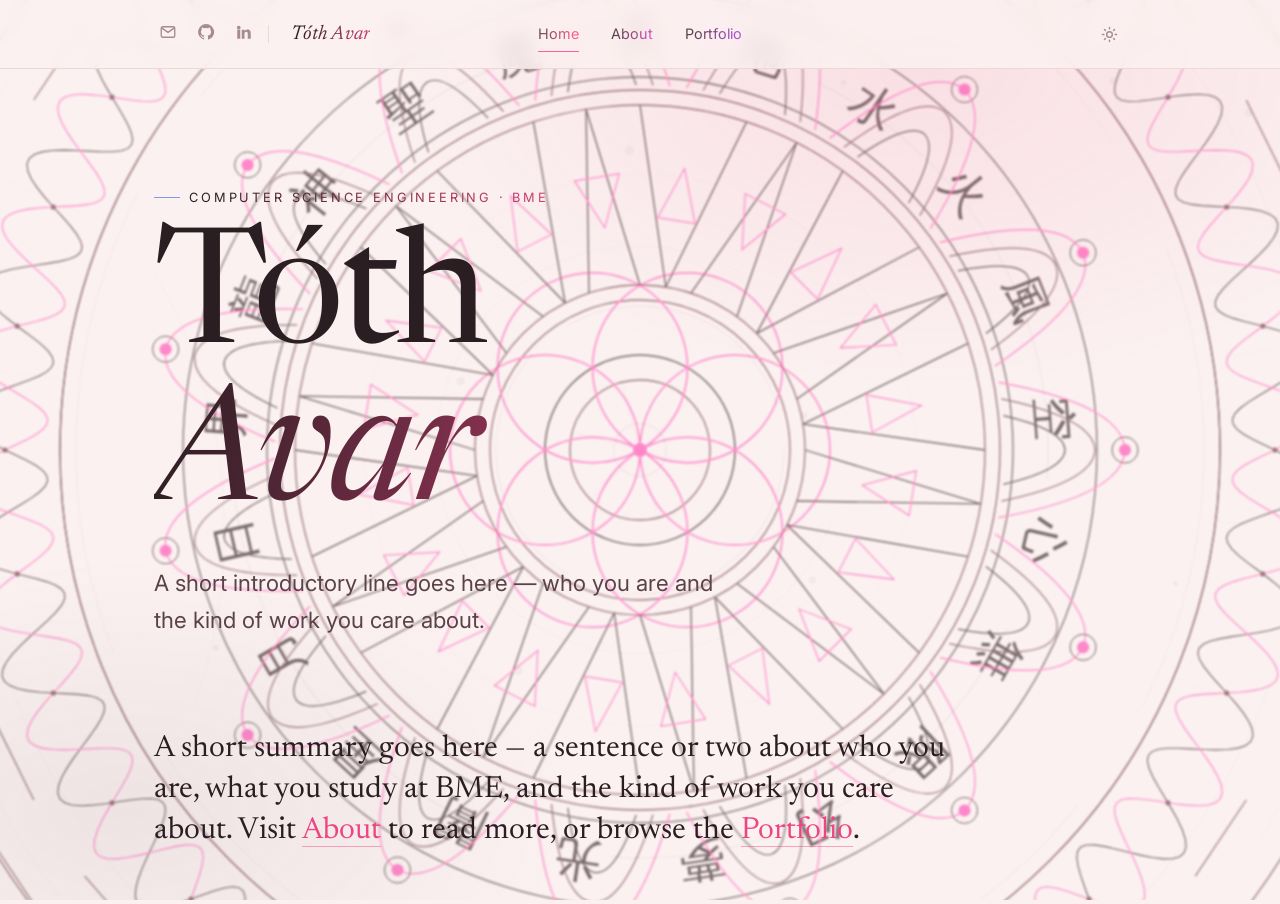
<file: index.html>
<!DOCTYPE html>
<html lang="en">

<head>
  <meta charset="UTF-8" />
  <meta name="viewport" content="width=device-width, initial-scale=1.0" />
  <meta name="description"
    content="Tóth Avar — Computer Science Engineering student at BME. Portfolio, projects, and contact." />
  <title>Tóth Avar — Computer Science Engineering</title>

  <!-- Set the theme before first paint to avoid a flash of the wrong
       mode. Uses the saved choice, else the OS preference. -->
  <script>
    (function () {
      try {
        var saved = localStorage.getItem("theme");
        var dark = saved
          ? saved === "dark"
          : window.matchMedia("(prefers-color-scheme: dark)").matches;
        document.documentElement.setAttribute(
          "data-theme",
          dark ? "dark" : "light"
        );
      } catch (e) {
        document.documentElement.setAttribute("data-theme", "light");
      }
    })();
  </script>

  <!-- Fonts: Newsreader (italic serif display) + Inter (geometric sans body) -->
  <link rel="preconnect" href="https://fonts.googleapis.com" />
  <link rel="preconnect" href="https://fonts.gstatic.com" crossorigin />
  <link
    href="https://fonts.googleapis.com/css2?family=Inter:wght@400;500;600&family=Newsreader:ital,opsz,wght@1,6..72,400;1,6..72,500;0,6..72,400&display=swap"
    rel="stylesheet" />

  <link rel="stylesheet" href="css/styles.css" />
</head>

<body>
  <!-- Skip link for accessibility -->
  <a class="skip-link" href="#main">Skip to content</a>

  <!-- Ambient palette-matched mandala background, fills the viewport.
       The primary mandala is split into four concentric ring layers that
       rotate at different speeds (inner fast -> outer slow) for a
       differential-rotation effect. Plus a fainter abstract accent
       mandala and a warm gradient wash (::after). -->
  <div class="bg-field" aria-hidden="true">
    <div class="mandala">
      <div class="ring ring-1"></div>
      <div class="ring ring-2"></div>
      <div class="ring ring-glyphs"></div>
      <div class="ring ring-3"></div>
      <div class="ring ring-4"></div>
    </div>
    <div class="bg-accent"></div>
  </div>

  <!-- ===== Header / Nav ===== -->
  <header class="site-header" id="top">
    <div class="wrap header-inner">
      <div class="header-left">
        <!-- Quick contact links, kept to the left of the name. -->
        <ul class="header-contact" aria-label="Contact">
          <li>
            <!-- The envelope icon copies the address on click (clearer than
                 a separate copy icon). title/aria-label explain what it does. -->
            <button type="button" class="copy-email" data-email="toth.avar@gmail.com" aria-label="Copy email address"
              title="Copy email address">
              <svg viewBox="0 0 24 24" width="18" height="18" fill="none" stroke="currentColor" stroke-width="1.8"
                stroke-linecap="round" stroke-linejoin="round" aria-hidden="true">
                <rect x="3" y="5" width="18" height="14" rx="2" />
                <path d="M3.5 6.5l8.5 6 8.5-6" />
              </svg>
            </button>
          </li>
          <li>
            <a href="https://github.com/Avarasd" target="_blank" rel="noopener" aria-label="GitHub" title="GitHub">
              <svg viewBox="0 0 24 24" width="18" height="18" fill="currentColor" aria-hidden="true">
                <path
                  d="M12 1.5a10.5 10.5 0 0 0-3.32 20.47c.52.1.71-.23.71-.5v-1.76c-2.9.63-3.52-1.4-3.52-1.4-.47-1.2-1.16-1.52-1.16-1.52-.95-.65.07-.64.07-.64 1.05.08 1.6 1.08 1.6 1.08.94 1.6 2.46 1.14 3.06.87.1-.68.37-1.14.67-1.4-2.32-.26-4.76-1.16-4.76-5.16 0-1.14.4-2.07 1.08-2.8-.11-.26-.47-1.33.1-2.76 0 0 .88-.28 2.88 1.07a10 10 0 0 1 5.24 0c2-1.35 2.88-1.07 2.88-1.07.57 1.43.21 2.5.1 2.76.67.73 1.07 1.66 1.07 2.8 0 4.01-2.44 4.89-4.77 5.15.38.33.72.97.72 1.96v2.9c0 .28.19.61.72.5A10.5 10.5 0 0 0 12 1.5z" />
              </svg>
            </a>
          </li>
          <li>
            <a href="https://www.linkedin.com/in/avar-t%C3%B3th-58aa3b3b3/" target="_blank" rel="noopener"
              aria-label="LinkedIn" title="LinkedIn">
              <svg viewBox="0 0 24 24" width="18" height="18" fill="currentColor" aria-hidden="true">
                <path
                  d="M4.98 3.5a2.5 2.5 0 1 1 0 5 2.5 2.5 0 0 1 0-5zM3 9h4v12H3zM9 9h3.8v1.64h.05c.53-1 1.83-2.06 3.76-2.06C20.4 8.58 21 10.9 21 14.1V21h-4v-6.1c0-1.46-.03-3.34-2.03-3.34-2.03 0-2.34 1.59-2.34 3.23V21H9z" />
              </svg>
            </a>
          </li>
        </ul>
        <!-- Palette-matched confirmation shown briefly after copying the
             email. role=status so it's announced to screen readers. -->
        <span class="copy-toast" id="copy-toast" role="status" aria-live="polite"></span>
        <a class="brand gradient-text" href="index.html">
          Tóth Avar
        </a>
      </div>
      <nav class="nav" aria-label="Primary">
        <a href="index.html" aria-current="page">Home</a>
        <a href="about.html">About</a>
        <a href="portfolio.html">Portfolio</a>
      </nav>

      <!-- Theme toggle: compact single-icon button (sun in light mode,
           moon in dark mode) -->
      <button type="button" id="theme-toggle" class="theme-toggle" role="switch" aria-checked="false"
        aria-label="Toggle dark mode" title="Toggle dark mode">
        <span class="theme-toggle-track">
          <span class="theme-toggle-icon theme-toggle-sun" aria-hidden="true">
            <svg viewBox="0 0 24 24" width="17" height="17" fill="none" stroke="currentColor" stroke-width="2"
              stroke-linecap="round">
              <circle cx="12" cy="12" r="4" />
              <path d="M12 2v2M12 20v2M4.9 4.9l1.4 1.4M17.7 17.7l1.4 1.4
                       M2 12h2M20 12h2M4.9 19.1l1.4-1.4M17.7 6.3l1.4-1.4" />
            </svg>
          </span>
          <span class="theme-toggle-icon theme-toggle-moon" aria-hidden="true">
            <svg viewBox="0 0 24 24" width="16" height="16" fill="none" stroke="currentColor" stroke-width="2"
              stroke-linecap="round" stroke-linejoin="round">
              <path d="M21 12.8A9 9 0 1 1 11.2 3a7 7 0 0 0 9.8 9.8z" />
            </svg>
          </span>
        </span>
      </button>

      <!-- Mobile menu button: only shown on narrow screens (CSS), where
           the centered desktop nav is hidden. Toggles the slide-down
           panel below the header. -->
      <button type="button" id="nav-toggle" class="nav-toggle" aria-expanded="false" aria-controls="mobile-menu"
        aria-label="Open menu" title="Menu">
        <span class="nav-toggle-bars" aria-hidden="true">
          <span></span>
          <span></span>
          <span></span>
        </span>
      </button>
    </div>

    <!-- Mobile navigation panel: the page links as large tappable rows,
         plus the quick-contact links. Hidden on desktop; shown when the
         hamburger is toggled on narrow screens. -->
    <div class="mobile-menu" id="mobile-menu" hidden>
      <nav class="mobile-nav" aria-label="Mobile primary">
        <a href="index.html" aria-current="page">Home</a>
        <a href="about.html">About</a>
        <a href="portfolio.html">Portfolio</a>
      </nav>
      <ul class="mobile-contact" aria-label="Contact">
        <li>
          <button type="button" class="copy-email mobile-contact-link" data-email="toth.avar@gmail.com"
            aria-label="Copy email address" title="Copy email address">
            <svg viewBox="0 0 24 24" width="18" height="18" fill="none" stroke="currentColor" stroke-width="1.8"
              stroke-linecap="round" stroke-linejoin="round" aria-hidden="true">
              <rect x="3" y="5" width="18" height="14" rx="2" />
              <path d="M3.5 6.5l8.5 6 8.5-6" />
            </svg>
            <span>Copy email</span>
          </button>
        </li>
        <li>
          <a class="mobile-contact-link" href="https://github.com/Avarasd" target="_blank" rel="noopener"
            aria-label="GitHub">
            <svg viewBox="0 0 24 24" width="18" height="18" fill="currentColor" aria-hidden="true">
              <path
                d="M12 1.5a10.5 10.5 0 0 0-3.32 20.47c.52.1.71-.23.71-.5v-1.76c-2.9.63-3.52-1.4-3.52-1.4-.47-1.2-1.16-1.52-1.16-1.52-.95-.65.07-.64.07-.64 1.05.08 1.6 1.08 1.6 1.08.94 1.6 2.46 1.14 3.06.87.1-.68.37-1.14.67-1.4-2.32-.26-4.76-1.16-4.76-5.16 0-1.14.4-2.07 1.08-2.8-.11-.26-.47-1.33.1-2.76 0 0 .88-.28 2.88 1.07a10 10 0 0 1 5.24 0c2-1.35 2.88-1.07 2.88-1.07.57 1.43.21 2.5.1 2.76.67.73 1.07 1.66 1.07 2.8 0 4.01-2.44 4.89-4.77 5.15.38.33.72.97.72 1.96v2.9c0 .28.19.61.72.5A10.5 10.5 0 0 0 12 1.5z" />
            </svg>
            <span>GitHub</span>
          </a>
        </li>
        <li>
          <a class="mobile-contact-link" href="https://www.linkedin.com/in/avar-t%C3%B3th-58aa3b3b3/" target="_blank"
            rel="noopener" aria-label="LinkedIn">
            <svg viewBox="0 0 24 24" width="18" height="18" fill="currentColor" aria-hidden="true">
              <path
                d="M4.98 3.5a2.5 2.5 0 1 1 0 5 2.5 2.5 0 0 1 0-5zM3 9h4v12H3zM9 9h3.8v1.64h.05c.53-1 1.83-2.06 3.76-2.06C20.4 8.58 21 10.9 21 14.1V21h-4v-6.1c0-1.46-.03-3.34-2.03-3.34-2.03 0-2.34 1.59-2.34 3.23V21H9z" />
            </svg>
            <span>LinkedIn</span>
          </a>
        </li>
      </ul>
    </div>
  </header>

  <main id="main">
    <!-- ===== Hero ===== -->
    <section class="hero wrap" aria-labelledby="hero-title">
      <p class="eyebrow reveal gradient-text">Computer Science Engineering · BME</p>
      <h1 class="hero-title reveal" id="hero-title">
        <span class="line">Tóth</span>
        <span class="line italic">Avar</span>
      </h1>
      <p class="hero-lead reveal">
        <!-- PLACEHOLDER: one or two lines introducing yourself and what
             you build. Keep it short and specific. -->
        A short introductory line goes here — who you are and the kind of
        work you care about.
      </p>
    </section>

    <!-- ===== Home summary (flows straight on from the hero — no
         redundant "Hello" card header) ===== -->
    <section class="home-intro wrap" aria-label="Summary">
      <div class="home-grid">
        <p class="home-summary reveal">
          <!-- PLACEHOLDER: a short summary — a couple of sentences on who
               you are and what you're working on. -->
          A short summary goes here — a sentence or two about who you are,
          what you study at BME, and the kind of work you care about. Visit
          <a href="about.html">About</a> to read more, or browse the
          <a href="portfolio.html">Portfolio</a>.
        </p>
      </div>
    </section>
  </main>

  <script src="js/main.js"></script>
</body>

</html>
</file>
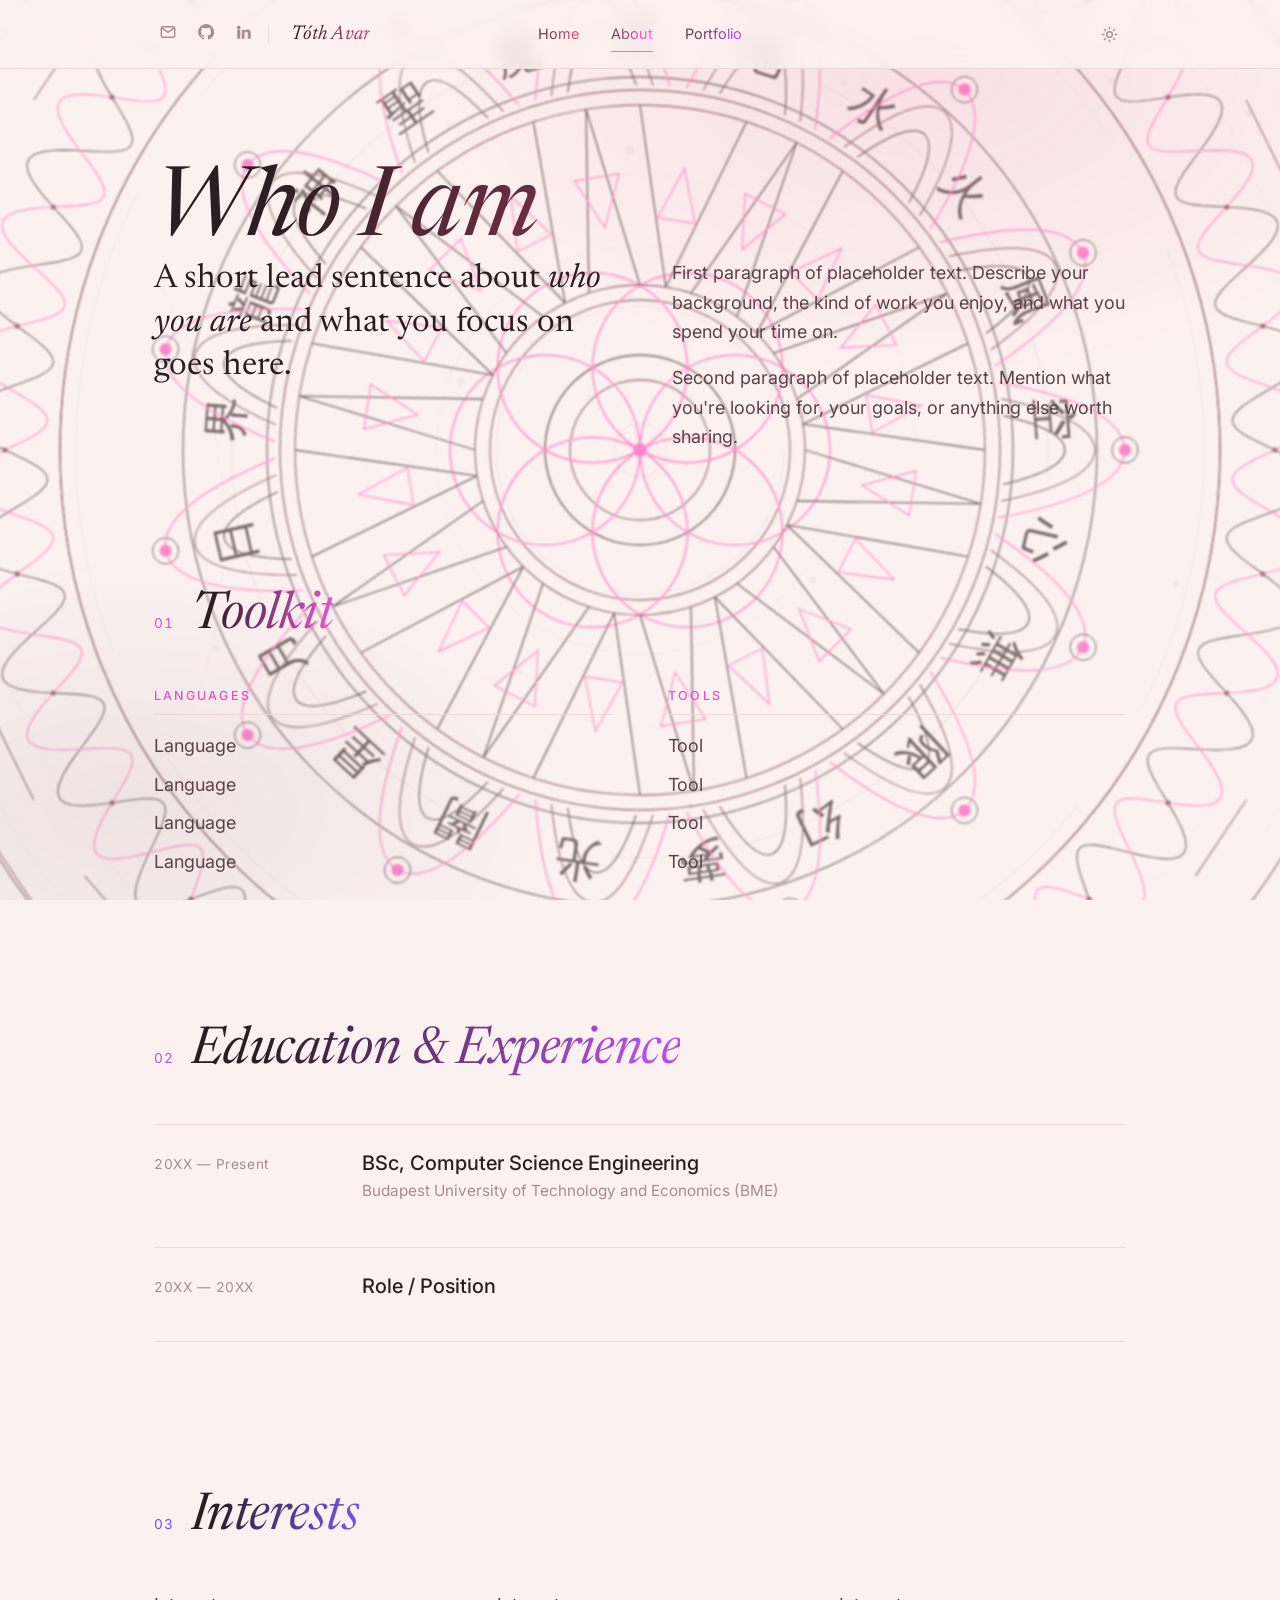
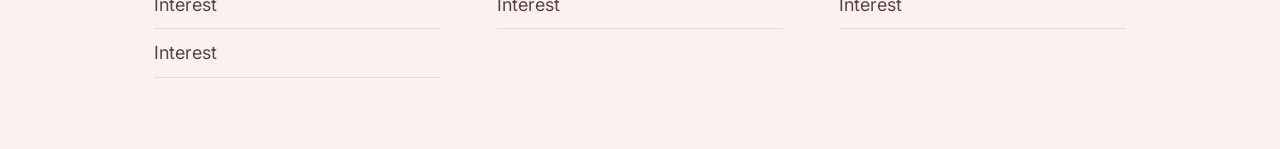
<file: about.html>
<!DOCTYPE html>
<html lang="en">

<head>
  <meta charset="UTF-8" />
  <meta name="viewport" content="width=device-width, initial-scale=1.0" />
  <meta name="description"
    content="About Tóth Avar — Computer Science Engineering student at BME. Background and toolkit." />
  <title>About — Tóth Avar</title>

  <!-- Set the theme before first paint to avoid a flash of the wrong
       mode. Uses the saved choice, else the OS preference. -->
  <script>
    (function () {
      try {
        var saved = localStorage.getItem("theme");
        var dark = saved
          ? saved === "dark"
          : window.matchMedia("(prefers-color-scheme: dark)").matches;
        document.documentElement.setAttribute(
          "data-theme",
          dark ? "dark" : "light"
        );
      } catch (e) {
        document.documentElement.setAttribute("data-theme", "light");
      }
    })();
  </script>

  <!-- Fonts: Newsreader (italic serif display) + Inter (geometric sans body) -->
  <link rel="preconnect" href="https://fonts.googleapis.com" />
  <link rel="preconnect" href="https://fonts.gstatic.com" crossorigin />
  <link
    href="https://fonts.googleapis.com/css2?family=Inter:wght@400;500;600&family=Newsreader:ital,opsz,wght@1,6..72,400;1,6..72,500;0,6..72,400&display=swap"
    rel="stylesheet" />

  <link rel="stylesheet" href="css/styles.css" />
</head>

<body>
  <!-- Skip link for accessibility -->
  <a class="skip-link" href="#main">Skip to content</a>

  <!-- Ambient palette-matched mandala background, fills the viewport. -->
  <div class="bg-field" aria-hidden="true">
    <div class="mandala">
      <div class="ring ring-1"></div>
      <div class="ring ring-2"></div>
      <div class="ring ring-glyphs"></div>
      <div class="ring ring-3"></div>
      <div class="ring ring-4"></div>
    </div>
    <div class="bg-accent"></div>
  </div>

  <!-- ===== Header / Nav ===== -->
  <header class="site-header" id="top">
    <div class="wrap header-inner">
      <div class="header-left">
        <!-- Quick contact links, kept to the left of the name. -->
        <ul class="header-contact" aria-label="Contact">
          <li>
            <!-- The envelope icon copies the address on click (clearer than
                 a separate copy icon). title/aria-label explain what it does. -->
            <button type="button" class="copy-email" data-email="toth.avar@gmail.com" aria-label="Copy email address"
              title="Copy email address">
              <svg viewBox="0 0 24 24" width="18" height="18" fill="none" stroke="currentColor" stroke-width="1.8"
                stroke-linecap="round" stroke-linejoin="round" aria-hidden="true">
                <rect x="3" y="5" width="18" height="14" rx="2" />
                <path d="M3.5 6.5l8.5 6 8.5-6" />
              </svg>
            </button>
          </li>
          <li>
            <a href="https://github.com/Avarasd" target="_blank" rel="noopener" aria-label="GitHub" title="GitHub">
              <svg viewBox="0 0 24 24" width="18" height="18" fill="currentColor" aria-hidden="true">
                <path
                  d="M12 1.5a10.5 10.5 0 0 0-3.32 20.47c.52.1.71-.23.71-.5v-1.76c-2.9.63-3.52-1.4-3.52-1.4-.47-1.2-1.16-1.52-1.16-1.52-.95-.65.07-.64.07-.64 1.05.08 1.6 1.08 1.6 1.08.94 1.6 2.46 1.14 3.06.87.1-.68.37-1.14.67-1.4-2.32-.26-4.76-1.16-4.76-5.16 0-1.14.4-2.07 1.08-2.8-.11-.26-.47-1.33.1-2.76 0 0 .88-.28 2.88 1.07a10 10 0 0 1 5.24 0c2-1.35 2.88-1.07 2.88-1.07.57 1.43.21 2.5.1 2.76.67.73 1.07 1.66 1.07 2.8 0 4.01-2.44 4.89-4.77 5.15.38.33.72.97.72 1.96v2.9c0 .28.19.61.72.5A10.5 10.5 0 0 0 12 1.5z" />
              </svg>
            </a>
          </li>
          <li>
            <a href="https://www.linkedin.com/in/avar-t%C3%B3th-58aa3b3b3/" target="_blank" rel="noopener"
              aria-label="LinkedIn" title="LinkedIn">
              <svg viewBox="0 0 24 24" width="18" height="18" fill="currentColor" aria-hidden="true">
                <path
                  d="M4.98 3.5a2.5 2.5 0 1 1 0 5 2.5 2.5 0 0 1 0-5zM3 9h4v12H3zM9 9h3.8v1.64h.05c.53-1 1.83-2.06 3.76-2.06C20.4 8.58 21 10.9 21 14.1V21h-4v-6.1c0-1.46-.03-3.34-2.03-3.34-2.03 0-2.34 1.59-2.34 3.23V21H9z" />
              </svg>
            </a>
          </li>
        </ul>
        <!-- Palette-matched confirmation shown briefly after copying the
             email. role=status so it's announced to screen readers. -->
        <span class="copy-toast" id="copy-toast" role="status" aria-live="polite"></span>
        <a class="brand gradient-text" href="index.html">
          Tóth Avar
        </a>
      </div>
      <nav class="nav" aria-label="Primary">
        <a href="index.html">Home</a>
        <a href="about.html" aria-current="page">About</a>
        <a href="portfolio.html">Portfolio</a>
      </nav>

      <!-- Theme toggle: compact single-icon button (sun in light mode,
           moon in dark mode) -->
      <button type="button" id="theme-toggle" class="theme-toggle" role="switch" aria-checked="false"
        aria-label="Toggle dark mode" title="Toggle dark mode">
        <span class="theme-toggle-track">
          <span class="theme-toggle-icon theme-toggle-sun" aria-hidden="true">
            <svg viewBox="0 0 24 24" width="17" height="17" fill="none" stroke="currentColor" stroke-width="2"
              stroke-linecap="round">
              <circle cx="12" cy="12" r="4" />
              <path d="M12 2v2M12 20v2M4.9 4.9l1.4 1.4M17.7 17.7l1.4 1.4
                       M2 12h2M20 12h2M4.9 19.1l1.4-1.4M17.7 6.3l1.4-1.4" />
            </svg>
          </span>
          <span class="theme-toggle-icon theme-toggle-moon" aria-hidden="true">
            <svg viewBox="0 0 24 24" width="16" height="16" fill="none" stroke="currentColor" stroke-width="2"
              stroke-linecap="round" stroke-linejoin="round">
              <path d="M21 12.8A9 9 0 1 1 11.2 3a7 7 0 0 0 9.8 9.8z" />
            </svg>
          </span>
        </span>
      </button>

      <!-- Mobile menu button: only shown on narrow screens (CSS), where
           the centered desktop nav is hidden. Toggles the slide-down
           panel below the header. -->
      <button type="button" id="nav-toggle" class="nav-toggle" aria-expanded="false" aria-controls="mobile-menu"
        aria-label="Open menu" title="Menu">
        <span class="nav-toggle-bars" aria-hidden="true">
          <span></span>
          <span></span>
          <span></span>
        </span>
      </button>
    </div>

    <!-- Mobile navigation panel: the page links as large tappable rows,
         plus the quick-contact links. Hidden on desktop; shown when the
         hamburger is toggled on narrow screens. -->
    <div class="mobile-menu" id="mobile-menu" hidden>
      <nav class="mobile-nav" aria-label="Mobile primary">
        <a href="index.html">Home</a>
        <a href="about.html" aria-current="page">About</a>
        <a href="portfolio.html">Portfolio</a>
      </nav>
      <ul class="mobile-contact" aria-label="Contact">
        <li>
          <button type="button" class="copy-email mobile-contact-link" data-email="toth.avar@gmail.com"
            aria-label="Copy email address" title="Copy email address">
            <svg viewBox="0 0 24 24" width="18" height="18" fill="none" stroke="currentColor" stroke-width="1.8"
              stroke-linecap="round" stroke-linejoin="round" aria-hidden="true">
              <rect x="3" y="5" width="18" height="14" rx="2" />
              <path d="M3.5 6.5l8.5 6 8.5-6" />
            </svg>
            <span>Copy email</span>
          </button>
        </li>
        <li>
          <a class="mobile-contact-link" href="https://github.com/Avarasd" target="_blank" rel="noopener"
            aria-label="GitHub">
            <svg viewBox="0 0 24 24" width="18" height="18" fill="currentColor" aria-hidden="true">
              <path
                d="M12 1.5a10.5 10.5 0 0 0-3.32 20.47c.52.1.71-.23.71-.5v-1.76c-2.9.63-3.52-1.4-3.52-1.4-.47-1.2-1.16-1.52-1.16-1.52-.95-.65.07-.64.07-.64 1.05.08 1.6 1.08 1.6 1.08.94 1.6 2.46 1.14 3.06.87.1-.68.37-1.14.67-1.4-2.32-.26-4.76-1.16-4.76-5.16 0-1.14.4-2.07 1.08-2.8-.11-.26-.47-1.33.1-2.76 0 0 .88-.28 2.88 1.07a10 10 0 0 1 5.24 0c2-1.35 2.88-1.07 2.88-1.07.57 1.43.21 2.5.1 2.76.67.73 1.07 1.66 1.07 2.8 0 4.01-2.44 4.89-4.77 5.15.38.33.72.97.72 1.96v2.9c0 .28.19.61.72.5A10.5 10.5 0 0 0 12 1.5z" />
            </svg>
            <span>GitHub</span>
          </a>
        </li>
        <li>
          <a class="mobile-contact-link" href="https://www.linkedin.com/in/avar-t%C3%B3th-58aa3b3b3/" target="_blank"
            rel="noopener" aria-label="LinkedIn">
            <svg viewBox="0 0 24 24" width="18" height="18" fill="currentColor" aria-hidden="true">
              <path
                d="M4.98 3.5a2.5 2.5 0 1 1 0 5 2.5 2.5 0 0 1 0-5zM3 9h4v12H3zM9 9h3.8v1.64h.05c.53-1 1.83-2.06 3.76-2.06C20.4 8.58 21 10.9 21 14.1V21h-4v-6.1c0-1.46-.03-3.34-2.03-3.34-2.03 0-2.34 1.59-2.34 3.23V21H9z" />
            </svg>
            <span>LinkedIn</span>
          </a>
        </li>
      </ul>
    </div>
  </header>

  <main id="main">
    <!-- ===== About (page intro doubles as the first section — one
         heading, no redundant eyebrow / inner card header) ===== -->
    <section class="page-head wrap" id="about" aria-labelledby="page-title">
      <h1 class="page-title gradient-text reveal italic" id="page-title">Who I am</h1>
      <div class="about-grid">
        <p class="about-lead reveal reveal-left">
          <!-- PLACEHOLDER: a one-sentence summary of who you are. -->
          A short lead sentence about <em>who you are</em> and what you focus
          on goes here.
        </p>
        <div class="about-body reveal reveal-right">
          <p>
            <!-- PLACEHOLDER: first paragraph — your background and interests. -->
            First paragraph of placeholder text. Describe your background, the
            kind of work you enjoy, and what you spend your time on.
          </p>
          <p>
            <!-- PLACEHOLDER: second paragraph — goals or what you're after. -->
            Second paragraph of placeholder text. Mention what you're looking
            for, your goals, or anything else worth sharing.
          </p>
        </div>
      </div>
    </section>

    <!-- ===== Toolkit ===== -->
    <section class="section wrap" id="toolkit" aria-labelledby="toolkit-title">
      <div class="section-head">
        <span class="section-no">01</span>
        <h2 class="section-title gradient-text" id="toolkit-title">Toolkit</h2>
      </div>
      <div class="toolkit">
        <!-- PLACEHOLDER: replace each item below with your own. -->
        <div class="toolkit-col reveal reveal-scale">
          <h3 class="toolkit-label">Languages</h3>
          <ul>
            <!-- PLACEHOLDER: list your languages, one per line. -->
            <li>Language</li>
            <li>Language</li>
            <li>Language</li>
            <li>Language</li>
          </ul>
        </div>
        <div class="toolkit-col reveal reveal-scale">
          <h3 class="toolkit-label">Tools</h3>
          <ul>
            <!-- PLACEHOLDER: list your tools, one per line. -->
            <li>Tool</li>
            <li>Tool</li>
            <li>Tool</li>
            <li>Tool</li>
          </ul>
        </div>
      </div>
    </section>

    <!-- ===== Education ===== -->
    <section class="section wrap" id="education" aria-labelledby="education-title">
      <div class="section-head">
        <span class="section-no">02</span>
        <h2 class="section-title gradient-text" id="education-title">Education &amp; Experience</h2>
      </div>
      <ul class="timeline">
        <li class="timeline-item reveal">
          <div class="timeline-when">20XX — Present</div>
          <div class="timeline-what">
            <h3>BSc, Computer Science Engineering</h3>
            <p class="muted">Budapest University of Technology and Economics (BME)</p>
            <p><!-- PLACEHOLDER: coursework highlights, GPA, focus areas --></p>
          </div>
        </li>
        <li class="timeline-item reveal">
          <div class="timeline-when">20XX — 20XX</div>
          <div class="timeline-what">
            <h3>Role / Position</h3>
            <p class="muted"><!-- PLACEHOLDER: organisation name --></p>
            <p><!-- PLACEHOLDER: what you did and what you learned --></p>
          </div>
        </li>
      </ul>
    </section>

    <!-- ===== Interests ===== -->
    <section class="section wrap" id="interests" aria-labelledby="interests-title">
      <div class="section-head">
        <span class="section-no">03</span>
        <h2 class="section-title gradient-text" id="interests-title">Interests</h2>
      </div>
      <ul class="interests reveal">
        <!-- PLACEHOLDER: list your interests, one per line. -->
        <li>Interest</li>
        <li>Interest</li>
        <li>Interest</li>
        <li>Interest</li>
      </ul>
    </section>
  </main>

  <script src="js/main.js"></script>
</body>

</html>
</file>
<file: css/styles.css>
/* ============================================================
   Tóth Avar — Portfolio
   Palette: warm beige / off-white, near-black text, high contrast
   Type: Newsreader (italic serif display) + Inter (sans body)
   ============================================================ */

/* Registered custom property so the accent hue can be smoothly
   interpolated in a keyframe (plain --vars can't tween). */
@property --accent-hue {
  syntax: "<number>";
  inherits: true;
  initial-value: 338;
}

:root {
  /* Color — soft blush / rose, inspired by a pale pink spell-circle.
     Warm near-white base with a faint pink cast, rose-tinted neutrals. */
  --bg: #FBF1F0;
  /* pale blush white */
  --bg-alt: #FEF8F7;
  /* lifted near-white, faint pink */
  --ink: #2A1E22;
  /* deep plum-black, high contrast */
  --ink-soft: #5A4248;
  /* soft mauve-charcoal */
  --muted: #A68B90;
  /* dusty rose-grey for secondary text */
  --line: #ECD8D6;
  /* pale rose hairline */

  /* Living accent: a vivid pink/magenta inspired by the pink->red->blue
     gradient artwork. Base sits around hue 338 (hot pink/magenta) and
     drifts between magenta, red and blush over minutes. */
  --accent-hue: 338;
  --accent-sat: 82%;
  --accent-light: 60%;
  --accent: hsl(var(--accent-hue) var(--accent-sat) var(--accent-light));

  /* Secondary accents, echoing the artwork's full sweep:
     --accent-2: the cool blue-violet from the bottom corner.
     --accent-3: the warm red/coral from the right side.
     Both derive from the drifting hue so they shift in sympathy with
     the primary accent instead of looking pinned-on. */
  --accent-2: hsl(calc(var(--accent-hue) + 250) 78% 62%);
  /* blue-violet */
  --accent-3: hsl(calc(var(--accent-hue) + 20) 85% 60%);
  /* red / coral */
  --accent-soft: hsl(var(--accent-hue) 70% 95%);
  /* pale pink wash */

  /* Type */
  --serif: "Newsreader", Georgia, "Times New Roman", serif;
  --sans: "Inter", system-ui, -apple-system, "Segoe UI", sans-serif;
  --mono: "SFMono-Regular", "SF Mono", "JetBrains Mono", "Menlo",
    "Consolas", "Liberation Mono", monospace;

  /* Layout */
  --maxw: 1100px;
  --gutter: clamp(1.25rem, 5vw, 4rem);

  /* Motion */
  --ease: cubic-bezier(0.22, 1, 0.36, 1);

  /* How long the light <-> dark color crossfade takes */
  --theme-fade: 0.6s;

  color-scheme: light;

  /* The slow hue drift that makes the whole accent palette feel alive. */
  animation: accentDrift 48s ease-in-out infinite alternate;
}

/* ---------- Dark mode ----------
   Palette drawn from the gothic artwork: blackened base, deep oxblood
   reds, and bone/silver line work. High contrast preserved. */
[data-theme="dark"] {
  --bg: #0D0A0B;
  /* near-black, faint warm tint */
  --bg-alt: #16100F;
  /* slightly lifted panel black */
  --ink: #ECE4E2;
  /* bone / silver-white text */
  --ink-soft: #B9A9A6;
  /* dimmed warm grey for secondary text */
  --muted: #6E5B59;
  /* muted mauve-grey */
  --line: #3A2A2A;
  /* dark oxblood hairline */

  /* Deep oxblood crimson, also drifting but kept dark + rich. */
  --accent-hue: 0;
  --accent-sat: 53%;
  --accent-light: 36%;

  /* Dark-mode secondaries: a dusky steel-teal and an antique gold, both
     muted to sit quietly against the near-black gothic palette. */
  --accent-2: hsl(calc(var(--accent-hue) + 185) 24% 52%);
  /* dusky teal */
  --accent-3: hsl(calc(var(--accent-hue) + 36) 46% 52%);
  /* antique gold */
  --accent-soft: hsl(var(--accent-hue) 30% 14%);
  /* dark tinted wash */

  color-scheme: dark;
}

/* The hue sweeps gently in each theme's own neighbourhood, so it never
   leaves the intended palette — just breathes within it. Light mode now
   drifts through the rose range (blush -> rose -> coral). */
@keyframes accentDrift {
  0% {
    --accent-hue: 330;
  }

  50% {
    --accent-hue: 344;
  }

  100% {
    --accent-hue: 356;
  }
}

[data-theme="dark"] {
  animation: accentDriftDark 60s ease-in-out infinite alternate;
}

@keyframes accentDriftDark {
  0% {
    --accent-hue: 356;
  }

  50% {
    --accent-hue: 12;
  }

  100% {
    --accent-hue: 350;
  }
}

@media (prefers-reduced-motion: reduce) {

  :root,
  [data-theme="dark"] {
    animation: none;
  }
}

/* ---------- Reset ---------- */
*,
*::before,
*::after {
  box-sizing: border-box;
}

html {
  scroll-behavior: smooth;
  -webkit-text-size-adjust: 100%;
}

body {
  margin: 0;
  background: var(--bg);
  color: var(--ink);
  font-family: var(--sans);
  font-size: clamp(1rem, 0.95rem + 0.3vw, 1.125rem);
  line-height: 1.65;
  -webkit-font-smoothing: antialiased;
  text-rendering: optimizeLegibility;
  position: relative;
  transition: background-color var(--theme-fade) var(--ease),
    color var(--theme-fade) var(--ease);
}

/* Smoothly crossfade every element's color-ish properties when the
   theme flips. Kept to color/background/border so it never fights the
   existing transform/opacity transitions on buttons, links, etc. */
.theme-transition * {
  transition: background-color var(--theme-fade) var(--ease),
    color var(--theme-fade) var(--ease),
    border-color var(--theme-fade) var(--ease),
    fill var(--theme-fade) var(--ease),
    stroke var(--theme-fade) var(--ease),
    filter var(--theme-fade) var(--ease),
    box-shadow var(--theme-fade) var(--ease) !important;
}

/* ---------- Ambient background layer ---------- */
/* Palette-matched SVG mandala, barely visible, that fills the whole
   viewport and rotates slowly. A warm gradient wash on top keeps the
   beige from ever feeling flat. */
.bg-field {
  position: fixed;
  inset: 0;
  z-index: -1;
  pointer-events: none;
  overflow: hidden;
}

/* Primary mandala: a stack of four concentric ring layers. Each ring
   SVG shares the same canvas and center, so stacked and centered they
   align into one mandala — but each rotates at its own speed. Inner
   rings spin fast, outer rings slow, for differential rotation. */
.mandala {
  position: absolute;
  /* Square box sized to the larger viewport axis so the mandala always
     fills the screen while staying whole and centered. */
  width: 125vmax;
  height: 125vmax;
  top: 50%;
  left: 50%;
  margin-top: -62.5vmax;
  margin-left: -62.5vmax;
  /* Overall opacity knocks the whole mandala back a bit, so the circles
     and line work read fainter on top of each ring's own pulsing. */
  opacity: 0.62;
  transition: filter var(--theme-fade) var(--ease);
}

/* The mandala SVGs are drawn in a warm (terracotta/charcoal) palette.
   A retint filter recolors the whole thing to match the theme, and the
   hue-rotate inside it is ANIMATED so the mandala's colors slowly cycle
   and drift from one tone to another over time. */
[data-theme="light"] .mandala {
  filter: blur(1.2px) sepia(0.5) saturate(3.4) hue-rotate(300deg) brightness(1.03);
  animation: mandalaHueLight 54s linear infinite;
}

[data-theme="dark"] .mandala {
  filter: blur(1.2px) invert(1) sepia(0.5) saturate(2.4) hue-rotate(300deg) brightness(0.95);
  animation: mandalaHueDark 64s linear infinite;
}

/* The accent mandala keeps its slow counter-rotation AND gets the hue
   cycle — two animations run together (one drives transform, the other
   filter), so they don't conflict. */
[data-theme="light"] .bg-accent {
  filter: blur(1.2px) sepia(0.5) saturate(3.4) hue-rotate(300deg) brightness(1.03);
  animation: bgDriftReverse 140s linear infinite,
    mandalaHueLight 54s linear infinite;
}

[data-theme="dark"] .bg-accent {
  filter: blur(1.2px) invert(1) sepia(0.5) saturate(2.4) hue-rotate(300deg) brightness(0.95);
  animation: bgDriftReverse 140s linear infinite,
    mandalaHueDark 64s linear infinite;
}

/* Sweep the hue-rotate through a full turn so every gradient and stroke
   in the mandala gradually shifts around the color wheel, then loops.
   The base retint (sepia/saturate/brightness) is kept constant. */
@keyframes mandalaHueLight {
  from {
    filter: blur(1.2px) sepia(0.5) saturate(3.4) hue-rotate(260deg) brightness(1.03);
  }

  to {
    filter: blur(1.2px) sepia(0.5) saturate(3.4) hue-rotate(620deg) brightness(1.03);
  }
}

@keyframes mandalaHueDark {
  from {
    filter: blur(1.2px) invert(1) sepia(0.5) saturate(2.4) hue-rotate(260deg) brightness(0.95);
  }

  to {
    filter: blur(1.2px) invert(1) sepia(0.5) saturate(2.4) hue-rotate(620deg) brightness(0.95);
  }
}

.bg-accent {
  transition: filter var(--theme-fade) var(--ease),
    opacity var(--theme-fade) var(--ease);
}

/* Each ring both spins (rotation) and pulses (opacity). The two
   animations run on different, non-harmonic durations so a ring is
   almost never at the same phase twice, and the four rings are offset
   from each other — together that reads as irregular "waves" of
   transparency washing through the mandala rather than a unified fade.
   Baseline opacity also steps down outward, so the rim stays fainter. */
.ring {
  position: absolute;
  inset: 0;
  background-size: contain;
  background-position: center;
  background-repeat: no-repeat;
  transform-origin: center center;
  animation-timing-function: linear, ease-in-out;
  animation-iteration-count: infinite, infinite;
  animation-direction: normal, alternate;
  will-change: transform, opacity;
}

/* Inner -> fast spin, outer -> slow spin.
   Opacity: inner brighter, outer fainter; each ring pulses on its own
   cycle with a unique delay so the peaks never line up. */
.ring-1 {
  background-image: url("../assets/mandala-l1.svg");
  animation-name: spin, pulse1;
  animation-duration: 55s, 11s;
  animation-delay: 0s, 0s;
}

.ring-2 {
  background-image: url("../assets/mandala-l2.svg");
  animation-name: spin, pulse2;
  animation-duration: 95s, 15s;
  animation-delay: 0s, -4s;
}

/* Ring of decorative CJK glyphs (spell-circle style). Rotates a touch
   slower than ring-2. Uses its own fainter pulse so the kanji stay more
   transparent than the rest of the line work. */
.ring-glyphs {
  background-image: url("../assets/mandala-glyphs.svg");
  animation-name: spin, pulseGlyphs;
  animation-duration: 120s, 17s;
  animation-delay: 0s, -6s;
}

.ring-3 {
  background-image: url("../assets/mandala-l3.svg");
  animation-name: spin, pulse3;
  animation-duration: 150s, 19s;
  animation-delay: 0s, -9s;
}

.ring-4 {
  background-image: url("../assets/mandala-l4.svg");
  animation-name: spin, pulse4;
  animation-duration: 230s, 23s;
  animation-delay: 0s, -2s;
}

/* Secondary abstract mandala — fainter, larger, counter-rotating so the
   two layers never settle into a fixed overlap. Sits above the primary
   mandala but below the gradient wash and all content. */
.bg-accent {
  position: absolute;
  width: 150vmax;
  height: 150vmax;
  top: 50%;
  left: 50%;
  margin-top: -75vmax;
  margin-left: -75vmax;
  background-image: url("../assets/bg-accent.svg");
  background-size: contain;
  background-position: center;
  background-repeat: no-repeat;
  opacity: 0.035;
  transform-origin: center center;
  animation: bgDriftReverse 140s linear infinite;
}

.bg-field::after {
  /* Warm radial glow to add depth to the beige */
  content: "";
  position: absolute;
  inset: 0;
  background:
    radial-gradient(60% 50% at 72% 8%, color-mix(in srgb, var(--accent) 10%, transparent), transparent 70%),
    radial-gradient(50% 40% at 10% 90%, color-mix(in srgb, var(--ink) 6%, transparent), transparent 70%);
}

/* Even rotation; speed is set per-ring via animation-duration. */
@keyframes spin {
  from {
    transform: rotate(0deg);
  }

  to {
    transform: rotate(360deg);
  }
}

/* Opacity "waves". Each ring gets its own range and irregular stops so
   the pulsing never feels mechanical, and ranges drop outward (ring-1
   brightest, ring-4 faintest). Runs with animation-direction: alternate,
   so these only need to describe the 0% -> 100% half of each cycle. */
@keyframes pulse1 {
  0% {
    opacity: 0.085;
  }

  35% {
    opacity: 0.13;
  }

  70% {
    opacity: 0.06;
  }

  100% {
    opacity: 0.11;
  }
}

@keyframes pulse2 {
  0% {
    opacity: 0.07;
  }

  40% {
    opacity: 0.11;
  }

  65% {
    opacity: 0.045;
  }

  100% {
    opacity: 0.09;
  }
}

/* Fainter pulse for the kanji ring — kept noticeably more transparent
   than the surrounding line work. */
@keyframes pulseGlyphs {
  0% {
    opacity: 0.03;
  }

  45% {
    opacity: 0.055;
  }

  70% {
    opacity: 0.022;
  }

  100% {
    opacity: 0.045;
  }
}

@keyframes pulse3 {
  0% {
    opacity: 0.05;
  }

  30% {
    opacity: 0.085;
  }

  75% {
    opacity: 0.035;
  }

  100% {
    opacity: 0.07;
  }
}

@keyframes pulse4 {
  0% {
    opacity: 0.035;
  }

  45% {
    opacity: 0.065;
  }

  60% {
    opacity: 0.025;
  }

  100% {
    opacity: 0.05;
  }
}

@keyframes bgDriftReverse {
  from {
    transform: rotate(0deg);
  }

  to {
    transform: rotate(-360deg);
  }
}

h1,
h2,
h3 {
  margin: 0;
  font-weight: 500;
  line-height: 1.05;
}

p {
  margin: 0 0 1rem;
}

ul,
ol {
  margin: 0;
  padding: 0;
  list-style: none;
}

a {
  color: inherit;
  text-decoration: none;
}

em {
  font-style: italic;
}

.italic {
  font-family: var(--serif);
  font-style: italic;
}

/* ---------- Layout helpers ---------- */
.wrap {
  width: 100%;
  max-width: var(--maxw);
  margin-inline: auto;
  padding-inline: var(--gutter);
}

.skip-link {
  position: absolute;
  left: -999px;
  top: 0;
  background: var(--ink);
  color: var(--bg);
  padding: 0.6rem 1rem;
  z-index: 100;
}

.skip-link:focus {
  left: 1rem;
  top: 1rem;
}

/* ---------- Header ---------- */
.site-header {
  position: sticky;
  top: 0;
  z-index: 50;
  background: color-mix(in srgb, var(--bg) 85%, transparent);
  backdrop-filter: saturate(140%) blur(8px);
  border-bottom: 1px solid var(--line);
}

/* Three equal-weight zones: name + contact on the left, the 3 nav links
   dead-center, the theme toggle on the right. A 1fr/auto/1fr grid keeps
   the nav centered on the viewport regardless of how wide the side zones
   are, and the equal 1fr sides give the left and right matching space. */
.header-inner {
  display: grid;
  grid-template-columns: 1fr auto 1fr;
  align-items: center;
  height: 68px;
}

/* Left cluster: quick contact icon links sit to the LEFT of the brand
   name, then the name. Aligned to the start of its (left) grid column.
   position: relative so the copy confirmation can anchor beneath it. */
.header-left {
  position: relative;
  display: flex;
  align-items: center;
  justify-content: flex-start;
  gap: clamp(0.75rem, 2vw, 1.4rem);
}

/* ---------- "Copied" confirmation ----------
   A quiet little label that fades in just under the contact icons after
   the email is copied, then fades out quickly. Deliberately NEUTRAL (not
   the accent): a faint panel fill, hairline border and soft grey text, so
   it reads as a subtle status note rather than a colorful popup. */
.copy-toast {
  position: absolute;
  top: calc(100% + 0.35rem);
  left: 0;
  z-index: 60;
  padding: 0.15rem 0.5rem;
  font-size: 0.72rem;
  letter-spacing: 0.04em;
  white-space: nowrap;
  color: var(--ink-soft);
  background: color-mix(in srgb, var(--bg-alt) 92%, transparent);
  border: 1px solid var(--line);
  border-radius: 6px;
  /* Hidden until .is-visible. */
  opacity: 0;
  pointer-events: none;
  transition: opacity 0.2s var(--ease);
}

.copy-toast.is-visible {
  opacity: 1;
}

@media (prefers-reduced-motion: reduce) {
  .copy-toast {
    transition: opacity 0.001s;
  }
}

.header-contact {
  display: flex;
  align-items: center;
  gap: 0.65rem;
}

/* Small, muted icon links/buttons. They sit quietly next to the name and
   only pick up the accent on hover/focus, so they add utility without
   competing with the brand. The copy-email button matches the links. */
.header-contact a,
.header-contact .copy-email {
  display: inline-flex;
  align-items: center;
  justify-content: center;
  color: var(--muted);
  border: none;
  background: none;
  padding: 0.3rem;
  border-radius: 8px;
  cursor: pointer;
  line-height: 0;
  transition: color 0.25s var(--ease), background-color 0.25s var(--ease),
    transform 0.25s var(--ease);
}

.header-contact a:hover,
.header-contact .copy-email:hover {
  color: var(--accent);
  background-color: color-mix(in srgb, var(--accent) 10%, transparent);
  transform: translateY(-1px);
}

.header-contact a:focus-visible,
.header-contact .copy-email:focus-visible {
  outline: 2px solid var(--accent);
  outline-offset: 2px;
}

/* Brief confirm cue when the copy succeeds (JS toggles .copied) — a quiet
   lift to the normal ink, not a bright accent flash. */
.header-contact .copy-email.copied {
  color: var(--ink);
}

/* A faint divider between the icons and the name. */
.header-contact::after {
  content: "";
  align-self: stretch;
  width: 1px;
  margin-block: 0.4rem;
  background: var(--line);
}

.brand {
  font-family: var(--serif);
  font-style: italic;
  font-size: 1.25rem;
  letter-spacing: 0.01em;
}

.nav {
  display: flex;
  gap: clamp(1rem, 2.5vw, 2.25rem);
  font-size: 0.9rem;
}

/* Each nav link is a gradient tinted toward the accent of the section it
   points to. The links use the same continuous hue ramp as the sections,
   so the top bar flows through the same color journey (pink -> orchid ->
   violet -> blue-violet) that scrolling the page does. */
.nav a {
  --link-accent: hsl(var(--accent-hue) 70% 60%);
  position: relative;
  padding: 0.25rem 0;
  background-image: linear-gradient(100deg,
      var(--ink-soft) 15%,
      var(--link-accent) 95%);
  -webkit-background-clip: text;
  background-clip: text;
  color: transparent;
  transition: filter 0.25s var(--ease);
}

.nav a:nth-child(2) {
  --link-accent: hsl(calc(var(--accent-hue) + 332) 70% 60%);
}

.nav a:nth-child(3) {
  --link-accent: hsl(calc(var(--accent-hue) + 304) 70% 60%);
}

.nav a:nth-child(4) {
  --link-accent: hsl(calc(var(--accent-hue) + 276) 70% 60%);
}

.nav a:nth-child(5) {
  --link-accent: hsl(calc(var(--accent-hue) + 248) 70% 60%);
}

.nav a::after {
  content: "";
  position: absolute;
  left: 0;
  bottom: -2px;
  width: 100%;
  height: 1px;
  /* Underline uses the same per-link accent. */
  background: var(--link-accent);
  transform: scaleX(0);
  transform-origin: left;
  transition: transform 0.3s var(--ease);
}

.nav a:hover {
  /* Brighten the gradient a touch on hover. */
  filter: brightness(1.18) saturate(1.1);
}

.nav a:hover::after {
  transform: scaleX(1);
}

/* Current page: keep its underline permanently drawn and brighten the
   link a touch so the active tab reads as selected across pages. */
.nav a[aria-current="page"] {
  filter: brightness(1.18) saturate(1.1);
}

.nav a[aria-current="page"]::after {
  transform: scaleX(1);
}

@media (max-width: 620px) {
  .nav {
    display: none;
  }
}

/* ---------- Theme toggle (compact single-icon button) ----------
   A small, quiet icon button that matches the weight of the social icons
   on the left — it shows the sun in light mode and the moon in dark mode
   (one at a time, crossfaded), so it never steals focus from the name
   and nav the way a big bright pill did. */
.theme-toggle {
  /* Right zone of the header grid — pin to the right edge of its column. */
  justify-self: end;
  width: 34px;
  height: 34px;
  padding: 0;
  display: inline-flex;
  align-items: center;
  justify-content: center;
  border: none;
  background: none;
  color: var(--muted);
  cursor: pointer;
  border-radius: 8px;
  transition: color 0.25s var(--ease), background-color 0.25s var(--ease);
}

.theme-toggle:hover {
  color: var(--accent);
  background-color: color-mix(in srgb, var(--accent) 10%, transparent);
}

.theme-toggle:focus-visible {
  outline: 2px solid var(--accent);
  outline-offset: 2px;
}

/* The two icons are stacked in the same spot; only the one for the
   current theme is shown. */
.theme-toggle-icon {
  grid-area: 1 / 1;
  display: inline-flex;
  transition: opacity 0.3s var(--ease), transform 0.3s var(--ease);
}

.theme-toggle-track {
  display: grid;
  place-items: center;
  line-height: 0;
}

/* Light mode: show sun, hide moon. */
.theme-toggle-sun {
  opacity: 1;
  transform: none;
}

.theme-toggle-moon {
  opacity: 0;
  transform: scale(0.6) rotate(-30deg);
}

/* Dark mode: show moon, hide sun. */
[data-theme="dark"] .theme-toggle-sun {
  opacity: 0;
  transform: scale(0.6) rotate(30deg);
}

[data-theme="dark"] .theme-toggle-moon {
  opacity: 1;
  transform: none;
}

@media (prefers-reduced-motion: reduce) {
  .theme-toggle-icon {
    transition: opacity 0.001s;
    transform: none;
  }
}

/* ---------- Hero ---------- */
.hero {
  padding-top: clamp(4rem, 12vh, 9rem);
  padding-bottom: clamp(3rem, 10vh, 7rem);
}

.eyebrow {
  font-size: 0.8rem;
  letter-spacing: 0.22em;
  text-transform: uppercase;
  color: var(--accent-2);
  margin-bottom: 1.5rem;
  display: inline-flex;
  align-items: center;
  gap: 0.6rem;
  transition: color var(--theme-fade) var(--ease);
}

/* A small accent tick before the eyebrow label for a crafted detail.
   Uses an explicit accent color (not currentColor) because the eyebrow
   text itself is now gradient-clipped and its color is transparent. */
.eyebrow::before {
  content: "";
  width: 1.6rem;
  height: 1px;
  background: var(--accent-2);
  opacity: 0.7;
}

.hero-title {
  font-family: var(--serif);
  font-weight: 400;
  font-size: clamp(3.5rem, 14vw, 10rem);
  line-height: 0.9;
  letter-spacing: -0.02em;
  margin-bottom: 2rem;
}

.hero-title .line {
  display: block;
}

.hero-title .italic {
  font-style: italic;
  /* Your first name "Avar": a clear two-tone wash — the normal ink
     easing into the accent across the word. Uses --grad-b (the same
     bright, theme-tuned accent as the brand/headers) so it stays
     clearly visible in dark mode, where the raw --accent is too dark
     against the near-black background. */
  background: linear-gradient(102deg,
      var(--grad-a) 0%,
      var(--grad-b) 75%);
  /* Exactly fill the word (no oversized sliding window that would park
     the visible part on the pale ink end and hide the color). */
  background-size: 100% 100%;
  -webkit-background-clip: text;
  background-clip: text;
  color: transparent;
  padding-top: 0.08em;
  /* Only the intro rise animates. The gradient itself is static so it is
     always clearly visible rather than sweeping in and out of view. */
  animation: heroRise 1s var(--ease) 0.45s forwards;
}

/* ---------- Reusable subtle gradient text ----------
   A gentle, palette-matched gradient for key text (top bar, eyebrow,
   first name, section headers). Not neon — it only drifts between the
   normal text ink and a soft accent, so it reads as a tasteful tint
   that slowly shifts. Light mode leans pink; dark mode mixes a muted
   green and rose for a cooler cast. */
.gradient-text {
  /* A clean two-tone blend: the normal ink easing into a clearly
     visible accent. One smooth transition (not a rainbow), so it reads
     as an intentional tint rather than a cheap multi-color gradient. */
  background-image: linear-gradient(100deg,
      var(--grad-a) 10%,
      var(--grad-b) 88%);
  /* Only mildly oversized, so the two-tone stays clearly visible across
     the whole word at every point of the drift (no flat moment). */
  background-size: 130% 100%;
  -webkit-background-clip: text;
  background-clip: text;
  color: transparent;
  /* Padding so tall serif ascenders (top of a "T", accents like ó)
     aren't clipped by the text background box. */
  padding-top: 0.08em;
  animation: gradientShift 16s ease-in-out infinite alternate;
}

/* Light mode: ink easing into a visible rose accent. */
:root {
  --grad-a: var(--ink);
  --grad-b: var(--accent);
}

/* Dark mode: bone easing into a rich darkish pink-red (crimson-rose),
   matching the warm red palette rather than a clashing green. */
[data-theme="dark"] {
  --grad-a: var(--ink);
  --grad-b: hsl(344 62% 56%);
}

@keyframes gradientShift {
  from {
    background-position: 0% 50%;
  }

  to {
    background-position: 100% 50%;
  }
}

.hero-lead {
  max-width: 40ch;
  font-size: clamp(1.1rem, 1rem + 0.6vw, 1.4rem);
  color: var(--ink-soft);
  margin-bottom: 0;
}

/* ---------- Sections ---------- */
/* No boxes or borders: sections are separated purely by generous
   whitespace and their numbered headers (01, 02, ...). This keeps the
   sacred-geometry background from clashing with card outlines. */
.section {
  padding-block: clamp(3rem, 8vh, 5.5rem);
}

.section-head {
  display: flex;
  align-items: baseline;
  gap: 1rem;
  margin-bottom: clamp(2rem, 5vh, 3.5rem);
}

/* Each section carries one accent that both its number and its header
   gradient use, so a header always ends in the same color as the number
   beside it.

   The accents form one CONTINUOUS hue ramp down the page: each section's
   color is the drifting base hue minus a progressive offset, so scrolling
   glides smoothly from the warm magenta-pink at the top through to the
   cool blue-violet at the bottom — adjacent sections are always close in
   color. Built from --accent-hue so it still breathes with the live
   palette. */
.section {
  --sec-sat: 70%;
  --sec-light: 60%;
  --sec-accent: hsl(var(--sec-hue) var(--sec-sat) var(--sec-light));
}

/* Smooth ramp stepping backward through the wheel. We ADD (360 - offset)
   instead of subtracting, so the hue value never goes negative — a
   negative hue made some engines reject the hsl() and the header (which
   is gradient-clipped to transparent) vanished entirely. Hue wraps mod
   360, so these land on the same colors as -28, -56, -84, -112 would. */
.section:nth-of-type(1) {
  --sec-hue: var(--accent-hue);
}

.section:nth-of-type(2) {
  --sec-hue: calc(var(--accent-hue) + 332);
}

.section:nth-of-type(3) {
  --sec-hue: calc(var(--accent-hue) + 304);
}

.section:nth-of-type(4) {
  --sec-hue: calc(var(--accent-hue) + 276);
}

.section:nth-of-type(5) {
  --sec-hue: calc(var(--accent-hue) + 248);
}

.section-no {
  font-size: 0.85rem;
  letter-spacing: 0.1em;
  color: var(--sec-accent);
  font-variant-numeric: tabular-nums;
  transition: color var(--theme-fade) var(--ease);
}

.section-title {
  font-family: var(--serif);
  font-style: italic;
  font-weight: 400;
  font-size: clamp(2rem, 1.5rem + 2.5vw, 3.25rem);
  letter-spacing: -0.01em;
}

/* Section headers: a clean, visible two-tone — the normal ink easing
   into this section's own accent (the same color as the number beside
   it). Static (no drift) so large display type stays refined. */
.section-title.gradient-text {
  background-image: linear-gradient(100deg,
      var(--grad-a) 15%,
      var(--sec-accent) 92%);
  background-size: 100% 100%;
  animation: none;
}

/* ---------- About ---------- */
.about-grid {
  display: grid;
  grid-template-columns: 1fr 1fr;
  gap: clamp(1.5rem, 5vw, 4rem);
  align-items: start;
}

.about-lead {
  font-family: var(--serif);
  font-size: clamp(1.4rem, 1.1rem + 1.4vw, 2.1rem);
  line-height: 1.3;
  color: var(--ink);
}

.about-body {
  color: var(--ink-soft);
}

@media (max-width: 760px) {
  .about-grid {
    grid-template-columns: 1fr;
  }
}

/* ---------- Projects ---------- */
.projects {
  display: grid;
  gap: 0;
}

.project {
  position: relative;
  display: grid;
  /* index · text content · media (image) */
  grid-template-columns: auto 1fr clamp(180px, 26vw, 300px);
  align-items: center;
  gap: clamp(1rem, 4vw, 3rem);
  padding: clamp(1.5rem, 3.5vh, 2.4rem) clamp(1.1rem, 2.5vw, 2rem);
  /* squircle: large smooth radius */
  border-radius: 26px;
  background: transparent;
  box-shadow: 0 0 0 1px transparent;
  overflow: hidden;
  isolation: isolate;
  transition: background-color 0.45s var(--ease), box-shadow 0.45s var(--ease),
    transform 0.45s var(--ease);
}

/* Thin divider between cards, drawn as a line that fades on hover so the
   list still reads as a rhythm but the hovered item becomes its own card. */
.project::after {
  content: "";
  position: absolute;
  left: clamp(1.1rem, 2.5vw, 2rem);
  right: clamp(1.1rem, 2.5vw, 2rem);
  top: 0;
  height: 1px;
  background: var(--line);
  transition: opacity 0.4s var(--ease);
}

.project:first-child::after {
  opacity: 0;
}

.project:hover {
  background-color: color-mix(in srgb, var(--bg-alt) 55%, transparent);
  box-shadow: 0 10px 30px -12px color-mix(in srgb, var(--ink) 28%, transparent),
    0 0 0 1px color-mix(in srgb, var(--accent) 22%, transparent);
  transform: translateY(-2px);
}

.project:hover::after,
.project:hover+.project::after {
  opacity: 0;
}

/* ---- Floating bubbles (only animate while hovered) ---- */
.project-bubbles {
  position: absolute;
  inset: 0;
  z-index: -1;
  pointer-events: none;
  overflow: hidden;
  border-radius: inherit;
}

.bubble {
  position: absolute;
  bottom: -40px;
  border-radius: 50%;
  background: radial-gradient(circle at 35% 30%,
      color-mix(in srgb, var(--accent) 55%, transparent),
      color-mix(in srgb, var(--accent) 12%, transparent) 70%,
      transparent 72%);
  will-change: transform, opacity;
  /* Idle state: parked at the bottom, fully invisible. No animation runs
     until the card gains .is-hovering, so every bubble always begins its
     float fresh from 0% (bottom, scale 0, opacity 0) on hover. */
  opacity: 0;
  animation-name: bubbleFloat;
  animation-timing-function: ease-in;
  animation-iteration-count: infinite;
  animation-play-state: paused;
}

/* .is-hovering is toggled by JS on mouseenter/leave. Using a class (not
   :hover) lets us re-trigger the animation from the start each time. */
.project.is-hovering .bubble {
  animation-play-state: running;
}

.bubble:nth-child(1) {
  left: 8%;
  width: 26px;
  height: 26px;
  animation-duration: 7s;
  animation-delay: 0s;
}

.bubble:nth-child(2) {
  left: 22%;
  width: 14px;
  height: 14px;
  animation-duration: 5.5s;
  animation-delay: 0.8s;
}

.bubble:nth-child(3) {
  left: 38%;
  width: 34px;
  height: 34px;
  animation-duration: 9s;
  animation-delay: 0.3s;
}

.bubble:nth-child(4) {
  left: 55%;
  width: 18px;
  height: 18px;
  animation-duration: 6.5s;
  animation-delay: 1.4s;
}

.bubble:nth-child(5) {
  left: 70%;
  width: 24px;
  height: 24px;
  animation-duration: 8s;
  animation-delay: 0.5s;
}

.bubble:nth-child(6) {
  left: 84%;
  width: 12px;
  height: 12px;
  animation-duration: 5s;
  animation-delay: 1.1s;
}

.bubble:nth-child(7) {
  left: 93%;
  width: 20px;
  height: 20px;
  animation-duration: 7.5s;
  animation-delay: 0.2s;
}

/* Slight per-bubble hue offsets so they shimmer as a cluster of related
   tones rather than identical dots — layered on top of the global drift. */
.bubble:nth-child(2) {
  filter: hue-rotate(14deg);
}

.bubble:nth-child(3) {
  filter: hue-rotate(-10deg);
}

.bubble:nth-child(5) {
  filter: hue-rotate(22deg);
}

.bubble:nth-child(6) {
  filter: hue-rotate(-18deg);
}

@keyframes bubbleFloat {
  0% {
    transform: translateY(0) translateX(0) scale(0.6);
    opacity: 0;
  }

  12% {
    opacity: 0.8;
  }

  50% {
    transform: translateY(-120px) translateX(14px) scale(1);
  }

  80% {
    opacity: 0.5;
  }

  100% {
    transform: translateY(-240px) translateX(-10px) scale(0.9);
    opacity: 0;
  }
}

.project-index {
  font-size: 0.85rem;
  color: var(--muted);
  font-variant-numeric: tabular-nums;
}

.project-title {
  font-size: clamp(1.6rem, 1.2rem + 1.8vw, 2.6rem);
  font-weight: 400;
  /* Spacing below the title is carried by .project-head now. */
  margin-bottom: 0;
  /* Project titles use the SAME restrained wash as the headers: the
     normal ink easing into a single accent (not a two-color sweep, which
     read as too "gradienty"). The only thing that varies is --proj-hue,
     stepped FORWARD per card from the live base hue, so the titles still
     read as an ordered progression down the list (project 1 -> 2 -> 3)
     while each one looks like a tasteful ink->accent tint. All offsets
     ADD to the hue (never subtract), so no negative-hue parse bug. */
  --proj-hue: var(--accent-hue);
  --proj-accent: hsl(var(--proj-hue) 70% 60%);
  background-image: linear-gradient(100deg,
      var(--grad-a) 15%,
      var(--proj-accent) 92%);
  background-size: 100% 100%;
  -webkit-background-clip: text;
  background-clip: text;
  color: transparent;
  /* Serif ascenders / accents clear the clip box. */
  padding-top: 0.06em;
  width: fit-content;
}

/* Step each card's base hue forward so the sequence progresses. */
.projects>li:nth-child(1) .project-title {
  --proj-hue: var(--accent-hue);
}

.projects>li:nth-child(2) .project-title {
  --proj-hue: calc(var(--accent-hue) + 30);
}

.projects>li:nth-child(3) .project-title {
  --proj-hue: calc(var(--accent-hue) + 60);
}

.projects>li:nth-child(4) .project-title {
  --proj-hue: calc(var(--accent-hue) + 90);
}

/* ---- Project head: title + year ----
   The YEAR sits beside the title (not in the pill row) as a quiet, tracked-
   out monospace label — an editorial dateline rather than a stat pill. It
   baseline-aligns to the big serif title and stays muted so the title leads. */
.project-head {
  display: flex;
  align-items: baseline;
  flex-wrap: wrap;
  gap: 0.6rem;
  margin-bottom: 0.5rem;
}

.project-year {
  font-family: var(--mono);
  font-size: 0.78rem;
  letter-spacing: 0.14em;
  color: var(--muted);
  white-space: nowrap;
}

/* ---- Project badges (editorial / ghost) ----
   A row of small GHOST pills under the title: transparent fill, a 1px
   hairline frame, and 11px uppercase monospace text tracked wide — echoing
   the page's thin dividers and numbered-section idiom rather than loud
   stat chips. Every badge on a card shares that card's SINGLE accent hue
   (--proj-hue, the same forward ramp that tints the title) at low opacity,
   so each project reads as one cohesive, intentional colour identity
   (card 1 plum, card 2 warmer, card 3 further along) instead of four
   scattered colours. Slot 1 is the language. All hue offsets ADD (never
   subtract) → no negative-hue parse bug (see project context §5).
   READABILITY: the label uses the theme's high-contrast --ink; the hue only
   tints the hairline border and a whisper of fill, so words stay legible. */
.project-badges {
  --proj-hue: var(--accent-hue);
  --badge-accent: hsl(var(--proj-hue) 60% 55%);
  list-style: none;
  display: flex;
  flex-wrap: wrap;
  gap: 0.5rem;
  margin: 0 0 1rem;
  padding: 0;
}

.badge {
  display: inline-flex;
  align-items: center;
  padding: 0.3rem 0.7rem;
  border-radius: 999px;
  /* Hairline frame tinted to the card's accent, plus a whisper of fill so
     the ambient mandala still shows through. */
  border: 1px solid color-mix(in srgb, var(--badge-accent) 42%, transparent);
  background: color-mix(in srgb, var(--badge-accent) 7%, transparent);
  font-family: var(--mono);
  font-size: 0.6875rem;
  /* 11px */
  font-weight: 500;
  letter-spacing: 0.12em;
  text-transform: uppercase;
  line-height: 1;
  color: var(--ink);
  white-space: nowrap;
  transition: border-color 0.3s var(--ease), background 0.3s var(--ease);
}

.badge span {
  display: inline-block;
}

/* Match each card's badge hue to that card's title tint (same forward ramp
   as .project-title), so a card's badges and its title are one family. */
.projects>li:nth-child(1) .project-badges {
  --proj-hue: var(--accent-hue);
}

.projects>li:nth-child(2) .project-badges {
  --proj-hue: calc(var(--accent-hue) + 30);
}

.projects>li:nth-child(3) .project-badges {
  --proj-hue: calc(var(--accent-hue) + 60);
}

.projects>li:nth-child(4) .project-badges {
  --proj-hue: calc(var(--accent-hue) + 90);
}

/* Firm the frame slightly when the card is active, matching the card's own
   quiet hover lift. */
.project:hover .badge {
  border-color: color-mix(in srgb, var(--badge-accent) 62%, transparent);
  background: color-mix(in srgb, var(--badge-accent) 11%, transparent);
}

.project-desc {
  max-width: 60ch;
  margin-bottom: 1.1rem;
  color: var(--ink-soft);
}

/* ---- Project image ----
   A squircle thumbnail on the right of each card. The wrapper carries a
   faint palette-tinted placeholder so an as-yet-missing screenshot still
   reads as an intentional image slot (the <img> removes itself on error
   via onerror, leaving this backdrop). */
.project-media {
  position: relative;
  align-self: center;
  aspect-ratio: 16 / 10;
  border-radius: 16px;
  overflow: hidden;
  background:
    linear-gradient(135deg,
      color-mix(in srgb, var(--accent) 12%, transparent),
      color-mix(in srgb, var(--ink) 6%, transparent));
  border: 1px solid var(--line);
}

/* JS adds .is-zoomable once a working image is present → the media reads
   as clickable (click / Enter / Space opens the lightbox). */
.project-media.is-zoomable {
  cursor: zoom-in;
}

.project-media.is-zoomable:focus-visible {
  outline: 2px solid var(--accent);
  outline-offset: 3px;
}

/* A small "expand" glyph in the corner hints the image can be opened. It
   fades in on hover / focus so it doesn't clutter the resting card. */
.project-media.is-zoomable::after {
  content: "";
  position: absolute;
  top: 0.55rem;
  right: 0.55rem;
  width: 1.5rem;
  height: 1.5rem;
  border-radius: 7px;
  background: color-mix(in srgb, var(--bg) 70%, transparent) url("data:image/svg+xml;utf8,<svg xmlns='http://www.w3.org/2000/svg' viewBox='0 0 24 24' fill='none' stroke='%23808080' stroke-width='2' stroke-linecap='round' stroke-linejoin='round'><path d='M9 3H3v6M15 3h6v6M9 21H3v-6M15 21h6v-6'/></svg>") center / 0.95rem no-repeat;
  backdrop-filter: blur(2px);
  opacity: 0;
  transition: opacity 0.3s var(--ease);
  pointer-events: none;
}

.project:hover .project-media.is-zoomable::after,
.project-media.is-zoomable:focus-visible::after {
  opacity: 0.9;
}

.project-media img {
  display: block;
  width: 100%;
  height: 100%;
  object-fit: cover;
  /* Rest state: slightly dampened so the image sits INTO the palette
     rather than popping as a hard rectangle. On hover it lifts to full
     color and clarity. Per-theme tuning below. */
  opacity: 0.9;
  transition: opacity 0.45s var(--ease), filter 0.45s var(--ease),
    transform 0.6s var(--ease);
}

[data-theme="light"] .project-media img {
  filter: saturate(0.82) brightness(1.04) contrast(0.96);
}

[data-theme="dark"] .project-media img {
  filter: saturate(0.8) brightness(0.95);
}

.project:hover .project-media img,
.project:focus-within .project-media img {
  opacity: 1;
  filter: none;
  transform: scale(1.03);
}

/* ---------- Lightbox (click-to-zoom) ----------
   One overlay per page, injected by JS. No tinted backdrop — the page
   behind is simply blurred heavily so the enlarged image reads clean. */
.lightbox {
  position: fixed;
  inset: 0;
  z-index: 200;
  display: flex;
  flex-direction: column;
  align-items: center;
  justify-content: center;
  gap: 1rem;
  padding: clamp(1.5rem, 5vw, 4rem);
  /* Barely-there dim so pale images still have an edge; the real work
     is done by a strong blur of whatever sits behind. */
  background: color-mix(in srgb, var(--bg) 8%, transparent);
  backdrop-filter: blur(22px) saturate(1.05);
  -webkit-backdrop-filter: blur(22px) saturate(1.05);
  opacity: 0;
  visibility: hidden;
  transition: opacity 0.3s var(--ease), visibility 0.3s var(--ease);
}

.lightbox.is-open {
  opacity: 1;
  visibility: visible;
}

.lightbox-figure {
  margin: 0;
  max-width: min(1000px, 100%);
  max-height: 100%;
  display: flex;
  flex-direction: column;
  align-items: center;
  gap: 0.9rem;
  transform: scale(0.96);
  transition: transform 0.3s var(--ease);
}

.lightbox.is-open .lightbox-figure {
  transform: scale(1);
}

.lightbox-img {
  display: block;
  max-width: 100%;
  max-height: 78vh;
  object-fit: contain;
  border-radius: 14px;
  border: 1px solid color-mix(in srgb, var(--accent) 30%, transparent);
  box-shadow: 0 24px 60px -24px color-mix(in srgb, var(--ink) 45%, transparent);
  background: var(--bg);
}

/* Caption uses the site's eyebrow idiom: small uppercase letter-spaced
   sans in the accent hue, so it reads as a label rather than a quote. */
.lightbox-caption {
  /* Clear the image's downward drop-shadow so the label reads against the
     blurred page, not the dark falloff beneath the frame. */
  margin: 20px 0 0;
  font-size: 0.74rem;
  font-weight: 500;
  letter-spacing: 0.22em;
  text-transform: uppercase;
  color: var(--accent);
  text-align: center;
  max-width: 60ch;
}

/* Close button — a thin-ringed circular mark that echoes the delicate
   line-art of the inspiration pieces. Palette-driven, so it reads warm
   in light mode and inverts cleanly in dark mode (see overrides below). */
.lightbox-close {
  position: absolute;
  top: clamp(1rem, 3vw, 2rem);
  right: clamp(1rem, 3vw, 2rem);
  width: 46px;
  height: 46px;
  display: inline-flex;
  align-items: center;
  justify-content: center;
  padding: 0;
  border: 1px solid color-mix(in srgb, var(--accent) 55%, transparent);
  border-radius: 50%;
  background: color-mix(in srgb, var(--bg) 70%, transparent);
  color: var(--accent);
  font-size: 1.15rem;
  line-height: 1;
  cursor: pointer;
  box-shadow: 0 0 0 0 color-mix(in srgb, var(--accent) 40%, transparent);
  transition: background-color 0.25s var(--ease), color 0.25s var(--ease),
    border-color 0.25s var(--ease), box-shadow 0.3s var(--ease),
    transform 0.3s var(--ease);
}

.lightbox-close:hover {
  background: var(--accent);
  color: var(--bg);
  border-color: var(--accent);
  box-shadow: 0 0 0 6px color-mix(in srgb, var(--accent) 18%, transparent);
  transform: rotate(90deg);
}

.lightbox-close:focus-visible {
  outline: 2px solid var(--accent);
  outline-offset: 3px;
}

/* Dark mode: a quieter ink-backed disc with the accent as the glyph,
   nodding to the etched-on-black feel of the dark inspiration image. */
[data-theme="dark"] .lightbox-close {
  border-color: color-mix(in srgb, var(--accent) 45%, var(--line));
  /* Solid lifted-black disc with a faint oxblood wash — crisp against the
     blur and firmly in the gothic palette, rather than a muddy grey veil. */
  background: color-mix(in srgb, var(--bg-alt) 92%, var(--accent));
  color: var(--accent);
}

[data-theme="dark"] .lightbox-close:hover {
  background: var(--accent);
  color: var(--ink);
  border-color: var(--accent);
  box-shadow: 0 0 0 6px color-mix(in srgb, var(--accent) 22%, transparent);
}

@media (prefers-reduced-motion: reduce) {

  .lightbox,
  .lightbox-figure {
    transition: none;
  }

  .lightbox-figure,
  .lightbox.is-open .lightbox-figure {
    transform: none;
  }

  .lightbox-close:hover {
    transform: none;
  }
}

.project-links {
  display: flex;
  gap: 1.5rem;
}

.project-links a {
  font-size: 0.9rem;
  font-weight: 500;
  border-bottom: 1px solid transparent;
  transition: border-color 0.25s var(--ease), color 0.25s var(--ease);
}

.project-links a:hover {
  border-color: var(--accent-3);
  color: var(--accent-3);
}

/* Tablet: image drops under the text so the card doesn't get cramped. */
@media (max-width: 820px) {
  .project {
    grid-template-columns: auto 1fr;
    align-items: start;
  }

  .project-media {
    grid-column: 1 / -1;
    width: 100%;
    max-width: 420px;
  }
}

@media (max-width: 560px) {
  .project {
    grid-template-columns: 1fr;
  }

  .project-index {
    display: none;
  }

  .project-media {
    max-width: none;
  }
}

/* ---------- Toolkit ---------- */
.toolkit {
  display: grid;
  grid-template-columns: repeat(2, 1fr);
  gap: clamp(1.5rem, 5vw, 3.5rem);
}

.toolkit-label {
  font-size: 0.78rem;
  letter-spacing: 0.18em;
  text-transform: uppercase;
  /* Match the Toolkit section's own accent. */
  color: var(--sec-accent);
  margin-bottom: 1rem;
  padding-bottom: 0.75rem;
  border-bottom: 1px solid var(--line);
}

.toolkit-col ul {
  display: grid;
  gap: 0.55rem;
}

.toolkit-col li {
  color: var(--ink-soft);
}

.muted {
  color: var(--muted);
  font-size: 0.85em;
}

@media (max-width: 680px) {
  .toolkit {
    grid-template-columns: 1fr;
  }
}

/* ---------- Interests ----------
   Its own section beneath Education. A simple responsive multi-column
   list of items, matching the muted editorial tone of the toolkit. */
.interests {
  display: grid;
  grid-template-columns: repeat(auto-fit, minmax(14rem, 1fr));
  gap: 0.55rem clamp(1.5rem, 5vw, 3.5rem);
}

.interests li {
  color: var(--ink-soft);
  padding-bottom: 0.55rem;
  border-bottom: 1px solid var(--line);
}

/* ---------- Timeline ---------- */
.timeline {
  display: grid;
  gap: 0;
}

.timeline-item {
  display: grid;
  grid-template-columns: 160px 1fr;
  gap: clamp(1rem, 4vw, 3rem);
  padding-block: 1.75rem;
  border-top: 1px solid var(--line);
}

.timeline-item:last-child {
  border-bottom: 1px solid var(--line);
}

.timeline-when {
  font-size: 0.85rem;
  letter-spacing: 0.04em;
  color: var(--muted);
  font-variant-numeric: tabular-nums;
}

.timeline-what h3 {
  font-size: 1.25rem;
  margin-bottom: 0.25rem;
}

@media (max-width: 560px) {
  .timeline-item {
    grid-template-columns: 1fr;
    gap: 0.5rem;
  }
}

/* ---------- Contact ---------- */
/* ---------- Footer ---------- */
/* ---------- Scroll reveal ---------- */
.reveal {
  opacity: 0;
  transform: translateY(22px);
  filter: blur(6px);
  transition: opacity 0.8s var(--ease), transform 0.8s var(--ease),
    filter 0.8s var(--ease);
  will-change: opacity, transform, filter;
}

.reveal.is-visible {
  opacity: 1;
  transform: none;
  filter: blur(0);
}

/* Directional reveal variants for more editorial rhythm */
.reveal-left {
  transform: translateX(-28px);
}

.reveal-right {
  transform: translateX(28px);
}

.reveal-scale {
  transform: scale(0.96);
  filter: blur(4px);
}

.reveal-left.is-visible,
.reveal-right.is-visible,
.reveal-scale.is-visible {
  transform: none;
}

/* ---------- Hero intro sequence ---------- */
/* Each hero element rises in on load, staggered. */
.hero .eyebrow,
.hero-title .line,
.hero-lead {
  opacity: 0;
  transform: translateY(26px);
  animation: heroRise 1s var(--ease) forwards;
}

.hero .eyebrow {
  animation-delay: 0.15s;
}

.hero-title .line:nth-child(1) {
  animation-delay: 0.3s;
}

.hero-title .line:nth-child(2) {
  animation-delay: 0.45s;
}

.hero-lead {
  animation-delay: 0.6s;
}

@keyframes heroRise {
  from {
    opacity: 0;
    transform: translateY(26px);
    filter: blur(8px);
  }

  to {
    opacity: 1;
    transform: none;
    filter: blur(0);
  }
}

/* ---------- Micro-interactions ---------- */
/* Project rows nudge their title sideways on hover */
.project .project-title {
  transition: transform 0.4s var(--ease), color 0.4s var(--ease);
}

.project:hover .project-title {
  transform: translateX(8px);
}

/* Brand mark subtle shift on hover */
.brand {
  transition: letter-spacing 0.4s var(--ease);
}

.brand:hover {
  letter-spacing: 0.04em;
}

@media (prefers-reduced-motion: reduce) {
  html {
    scroll-behavior: auto;
  }

  .reveal,
  .reveal-left,
  .reveal-right,
  .reveal-scale {
    opacity: 1;
    transform: none;
    filter: none;
    transition: none;
  }

  .hero .eyebrow,
  .hero-title .line,
  .hero-lead {
    opacity: 1;
    transform: none;
    animation: none;
  }

  /* Stop the name sheen and restore a solid, fully-visible color. */
  .hero-title .italic {
    animation: none;
    background: none;
    -webkit-background-clip: border-box;
    background-clip: border-box;
    color: var(--ink-soft);
  }

  /* Stop the gradient drift and restore a solid, fully-visible color on
     all gradient-clipped text. !important beats the themed animation
     rules that have higher specificity. The project titles are
     gradient-clipped too (though static), so restore them here as well. */
  .gradient-text,
  .project-title {
    animation: none !important;
    background: none;
    -webkit-background-clip: border-box;
    background-clip: border-box;
    color: var(--ink);
  }

  .ring,
  .bg-accent,
  .mandala {
    /* !important so this beats the themed [data-theme] .mandala rules
       that also set an animation (higher selector specificity). */
    animation: none !important;
  }

  /* No pulse animation to supply opacity, so set sensible static values
     (still stepping down outward) for the reduced-motion case. */
  .ring-1 {
    opacity: 0.1;
  }

  .ring-2 {
    opacity: 0.08;
  }

  .ring-glyphs {
    opacity: 0.04;
  }

  .ring-3 {
    opacity: 0.06;
  }

  .ring-4 {
    opacity: 0.045;
  }

  .project:hover .project-title {
    transform: none;
  }

  .project:hover {
    transform: none;
  }

  /* Don't add motion to the project image; keep it fully clear and still
     (the GIF's own animation can't be paused from CSS, but we avoid the
     extra zoom/opacity transition). */
  .project-media img,
  .project:hover .project-media img,
  .project:focus-within .project-media img {
    opacity: 1;
    transform: none;
    transition: none;
  }

  .bubble {
    animation: none;
    display: none;
  }
}

/* ============================================================
   Multi-page additions
   The site is split across Home (index.html), About (about.html)
   and Portfolio (portfolio.html). These share this stylesheet, so
   the design system, color ramp and background all stay identical.
   ============================================================ */

/* ---------- Page header (About / Portfolio) ----------
   A lighter-weight hero for interior pages: the small gradient eyebrow
   label plus one large italic serif title, echoing the home hero but
   shorter so the content below leads. */
.page-head {
  padding-top: clamp(3rem, 10vh, 7rem);
  padding-bottom: clamp(1.5rem, 5vh, 3rem);
}

.page-title {
  font-family: var(--serif);
  font-weight: 400;
  font-size: clamp(2.6rem, 2rem + 5vw, 6rem);
  line-height: 0.95;
  letter-spacing: -0.02em;
}

/* Page titles ("Who I am", "Selected work") get the same clean two-tone
   wash as the section headers: ink easing into the live accent (--grad-b),
   i.e. the START of the palette ramp (pink/magenta in light, crimson-rose
   in dark). Static (no drift) and exactly word-filling so large display
   type stays refined and always clearly visible — same discipline as the
   section titles and the "Avar" name. */
.page-title.gradient-text {
  background-image: linear-gradient(100deg,
      var(--grad-a) 12%,
      var(--grad-b) 90%);
  background-size: 100% 100%;
  animation: none;
}

/* ---------- Home: summary ----------
   A short written summary on the landing page. (Contact links now live in
   the top bar, to the left of the name, so there's no contact column
   here anymore.) */
/* The summary flows straight on from the hero, so it only needs a little
   breathing room below (not full section padding) — it's no longer its
   own numbered section. Kept modest so the short Home page doesn't leave a
   big empty band above the footer. */
.home-intro {
  padding-bottom: clamp(1.5rem, 4vh, 2.5rem);
}

.home-grid {
  display: grid;
  gap: clamp(1.5rem, 5vw, 4rem);
  align-items: start;
}

.home-summary {
  font-family: var(--serif);
  font-size: clamp(1.3rem, 1.05rem + 1.2vw, 1.9rem);
  line-height: 1.35;
  color: var(--ink);
  max-width: 48ch;
}

/* In-flow links inside the summary pick up the live accent so they match
   the rest of the color journey rather than looking pasted in. (This
   block is no longer a .section, so it uses --accent directly rather
   than a per-section --sec-accent.) */
.home-summary a {
  color: var(--accent);
  border-bottom: 1px solid color-mix(in srgb, var(--accent) 45%, transparent);
  transition: border-color 0.25s var(--ease), color 0.25s var(--ease);
}

.home-summary a:hover {
  border-color: var(--accent);
  filter: brightness(1.1);
}

/* ---------- Reduced-motion fallback for the page title ----------
   .page-title itself isn't gradient-clipped (the eyebrow above it is,
   and that's already handled by the shared .gradient-text fallback), so
   just neutralise its reveal transform here for consistency. */
@media (prefers-reduced-motion: reduce) {
  .page-title {
    opacity: 1;
    transform: none;
    filter: none;
  }
}

/* ============================================================
   Mobile header + navigation (phones only, <= 620px)
   ------------------------------------------------------------
   The desktop header is a 3-zone grid (contact+brand / centered nav /
   theme toggle) and the centered nav is already hidden below 620px.
   On a phone that left the brand + three contact icons crammed on the
   left with NO way to switch pages. These rules add a hamburger button
   and a slide-down menu panel, and restructure the top bar for small
   screens. Everything here is either a brand-new selector (.nav-toggle,
   .mobile-menu, ...) that doesn't exist in the desktop layout, or lives
   inside a (max-width: 620px) media query — so the desktop view is
   untouched.
   ============================================================ */

/* The hamburger button and the mobile menu panel do not exist in the
   desktop design: hide them until the narrow-screen media query opts
   them back in. */
.nav-toggle {
  display: none;
}

.mobile-menu {
  display: none;
}

/* The slide-down panel is positioned/animated by the mobile media query;
   when the markup carries [hidden] it stays fully removed. */
.mobile-menu[hidden] {
  display: none;
}

@media (max-width: 620px) {

  /* ----- Top bar: brand on the left, controls on the right -----
     Drop the 3-column desktop grid (which centered the now-hidden nav)
     for a simple two-end flex row: the brand reads as the anchor, the
     theme toggle and hamburger sit together on the right. */
  .header-inner {
    display: flex;
    align-items: center;
    justify-content: space-between;
    gap: 0.75rem;
    height: 60px;
  }

  /* The inline contact-icon cluster + its divider made the little bar
     look busy and unstructured. On phones those links move INTO the
     slide-down menu instead, so hide the header copy here. */
  .header-left .header-contact {
    display: none;
  }

  /* With the contact icons gone, the left cluster is just the brand. */
  .header-left {
    gap: 0;
  }

  .brand {
    font-size: 1.2rem;
  }

  /* Group the theme toggle and the hamburger together at the right end. */
  .theme-toggle {
    justify-self: auto;
  }

  /* ----- Hamburger button ----- */
  .nav-toggle {
    display: inline-flex;
    align-items: center;
    justify-content: center;
    width: 38px;
    height: 38px;
    padding: 0;
    border: none;
    background: none;
    color: var(--ink-soft);
    cursor: pointer;
    border-radius: 9px;
    transition: color 0.25s var(--ease), background-color 0.25s var(--ease);
  }

  .nav-toggle:hover {
    color: var(--accent);
    background-color: color-mix(in srgb, var(--accent) 10%, transparent);
  }

  .nav-toggle:focus-visible {
    outline: 2px solid var(--accent);
    outline-offset: 2px;
  }

  /* Three bars that morph into an X when the menu is open. */
  .nav-toggle-bars {
    position: relative;
    display: block;
    width: 20px;
    height: 14px;
  }

  .nav-toggle-bars span {
    position: absolute;
    left: 0;
    width: 100%;
    height: 2px;
    border-radius: 2px;
    background: currentColor;
    transition: transform 0.3s var(--ease), opacity 0.2s var(--ease),
      top 0.3s var(--ease);
  }

  .nav-toggle-bars span:nth-child(1) {
    top: 0;
  }

  .nav-toggle-bars span:nth-child(2) {
    top: 6px;
  }

  .nav-toggle-bars span:nth-child(3) {
    top: 12px;
  }

  /* Open state: top + bottom bars cross, middle fades out. */
  .nav-toggle[aria-expanded="true"] .nav-toggle-bars span:nth-child(1) {
    top: 6px;
    transform: rotate(45deg);
  }

  .nav-toggle[aria-expanded="true"] .nav-toggle-bars span:nth-child(2) {
    opacity: 0;
  }

  .nav-toggle[aria-expanded="true"] .nav-toggle-bars span:nth-child(3) {
    top: 6px;
    transform: rotate(-45deg);
  }

  /* ----- Slide-down menu panel -----
     Sits directly under the sticky header. Matches the header's frosted
     look (translucent bg + blur) so it reads as an extension of the bar.
     Collapsed by default via max-height:0; .is-open animates it open. */
  .mobile-menu {
    display: block;
    overflow: hidden;
    max-height: 0;
    border-bottom: 1px solid transparent;
    background: color-mix(in srgb, var(--bg) 92%, transparent);
    backdrop-filter: saturate(140%) blur(8px);
    -webkit-backdrop-filter: saturate(140%) blur(8px);
    transition: max-height 0.38s var(--ease), border-color 0.38s var(--ease);
  }

  /* [hidden] is removed by JS as soon as the panel can animate; keep the
     attribute selector harmless here so a no-JS load just stays closed. */
  .mobile-menu[hidden] {
    display: block;
    max-height: 0;
  }

  .mobile-menu.is-open {
    max-height: 70vh;
    border-bottom-color: var(--line);
  }

  /* ----- Page links: big tappable rows ----- */
  .mobile-nav {
    display: flex;
    flex-direction: column;
    padding: 0.5rem var(--gutter) 0.75rem;
  }

  .mobile-nav a {
    --link-accent: hsl(var(--accent-hue) 70% 60%);
    display: block;
    padding: 0.95rem 0.25rem;
    font-family: var(--serif);
    font-style: italic;
    font-size: 1.6rem;
    line-height: 1;
    border-bottom: 1px solid var(--line);
    /* Same forward hue ramp as the desktop nav so the menu flows through
       the identical color journey (pink -> orchid -> violet). */
    background-image: linear-gradient(100deg,
        var(--ink-soft) 20%,
        var(--link-accent) 95%);
    -webkit-background-clip: text;
    background-clip: text;
    color: transparent;
    padding-top: 0.95rem;
    transition: filter 0.25s var(--ease), padding-left 0.25s var(--ease);
  }

  .mobile-nav a:nth-child(2) {
    --link-accent: hsl(calc(var(--accent-hue) + 332) 70% 60%);
  }

  .mobile-nav a:nth-child(3) {
    --link-accent: hsl(calc(var(--accent-hue) + 304) 70% 60%);
  }

  .mobile-nav a:last-child {
    border-bottom: none;
  }

  .mobile-nav a:hover,
  .mobile-nav a:focus-visible {
    filter: brightness(1.18) saturate(1.1);
    padding-left: 0.6rem;
    outline: none;
  }

  /* The current page row reads as selected: brightened, with a small
     accent tick to its left. */
  .mobile-nav a[aria-current="page"] {
    filter: brightness(1.18) saturate(1.1);
    padding-left: 0.6rem;
    position: relative;
  }

  .mobile-nav a[aria-current="page"]::before {
    content: "";
    position: absolute;
    left: 0;
    top: 50%;
    transform: translateY(-50%);
    width: 3px;
    height: 1.1em;
    border-radius: 2px;
    background: var(--link-accent);
  }

  /* ----- Contact row at the bottom of the menu ----- */
  .mobile-contact {
    display: flex;
    flex-wrap: wrap;
    gap: 0.4rem 1.25rem;
    padding: 0.25rem var(--gutter) 1.1rem;
  }

  .mobile-contact-link {
    display: inline-flex;
    align-items: center;
    gap: 0.5rem;
    padding: 0.5rem 0.1rem;
    border: none;
    background: none;
    cursor: pointer;
    color: var(--muted);
    font-family: var(--sans);
    font-size: 0.82rem;
    letter-spacing: 0.08em;
    text-transform: uppercase;
    transition: color 0.25s var(--ease);
  }

  .mobile-contact-link:hover,
  .mobile-contact-link:focus-visible {
    color: var(--accent);
    outline: none;
  }

  /* Keep the quiet "Copied" confirmation sensible inside the menu. */
  .mobile-contact-link.copied {
    color: var(--ink);
  }

  /* Tighten the content top padding a touch — on a phone the hero no
     longer needs the big desktop lead-in and this keeps the first screen
     from feeling empty under the taller interactive header. */
  .hero {
    padding-top: clamp(2.5rem, 8vh, 4rem);
  }

  .page-head {
    padding-top: clamp(2rem, 7vh, 4rem);
  }
}

/* Reduced-motion: the hamburger morph and the panel slide are motion;
   neutralise them (the panel still opens/closes, just without the
   animated height/transform). */
@media (max-width: 620px) and (prefers-reduced-motion: reduce) {

  .nav-toggle-bars span,
  .mobile-menu {
    transition: none;
  }
}
</file>
